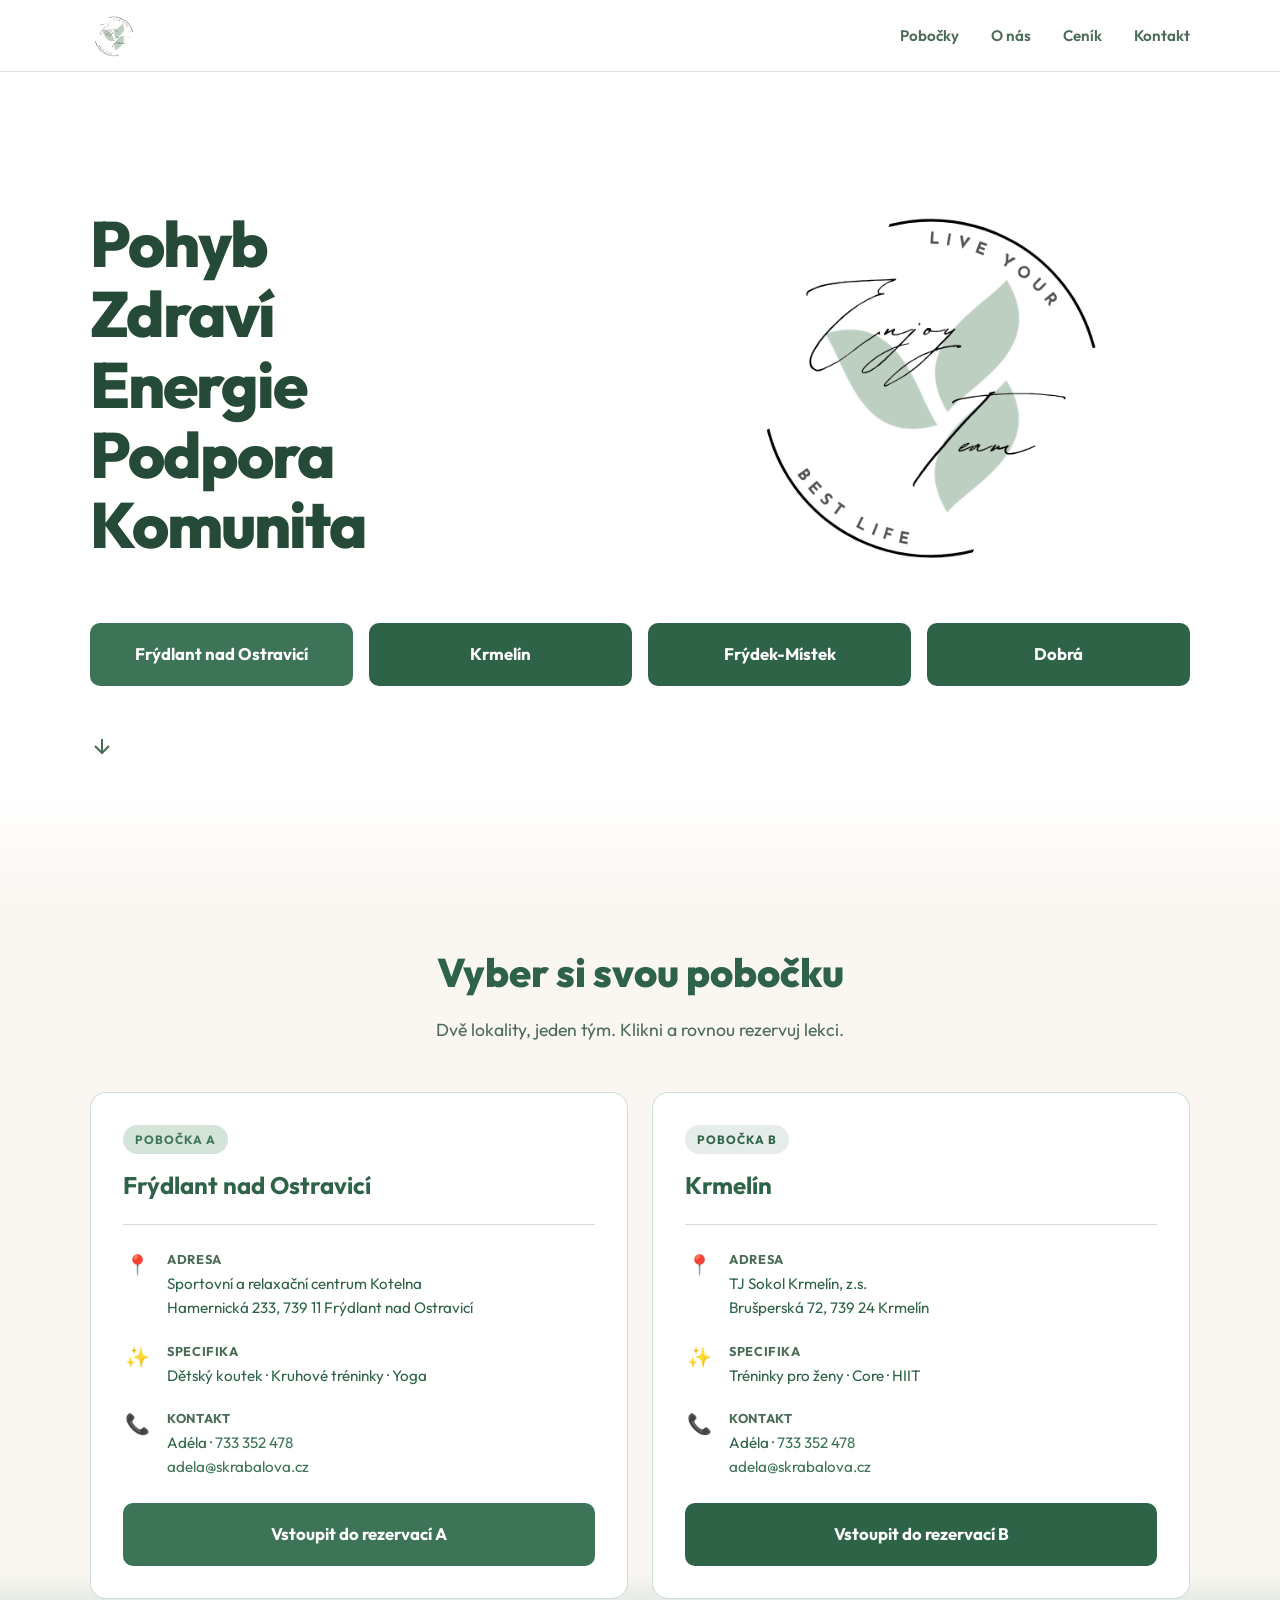
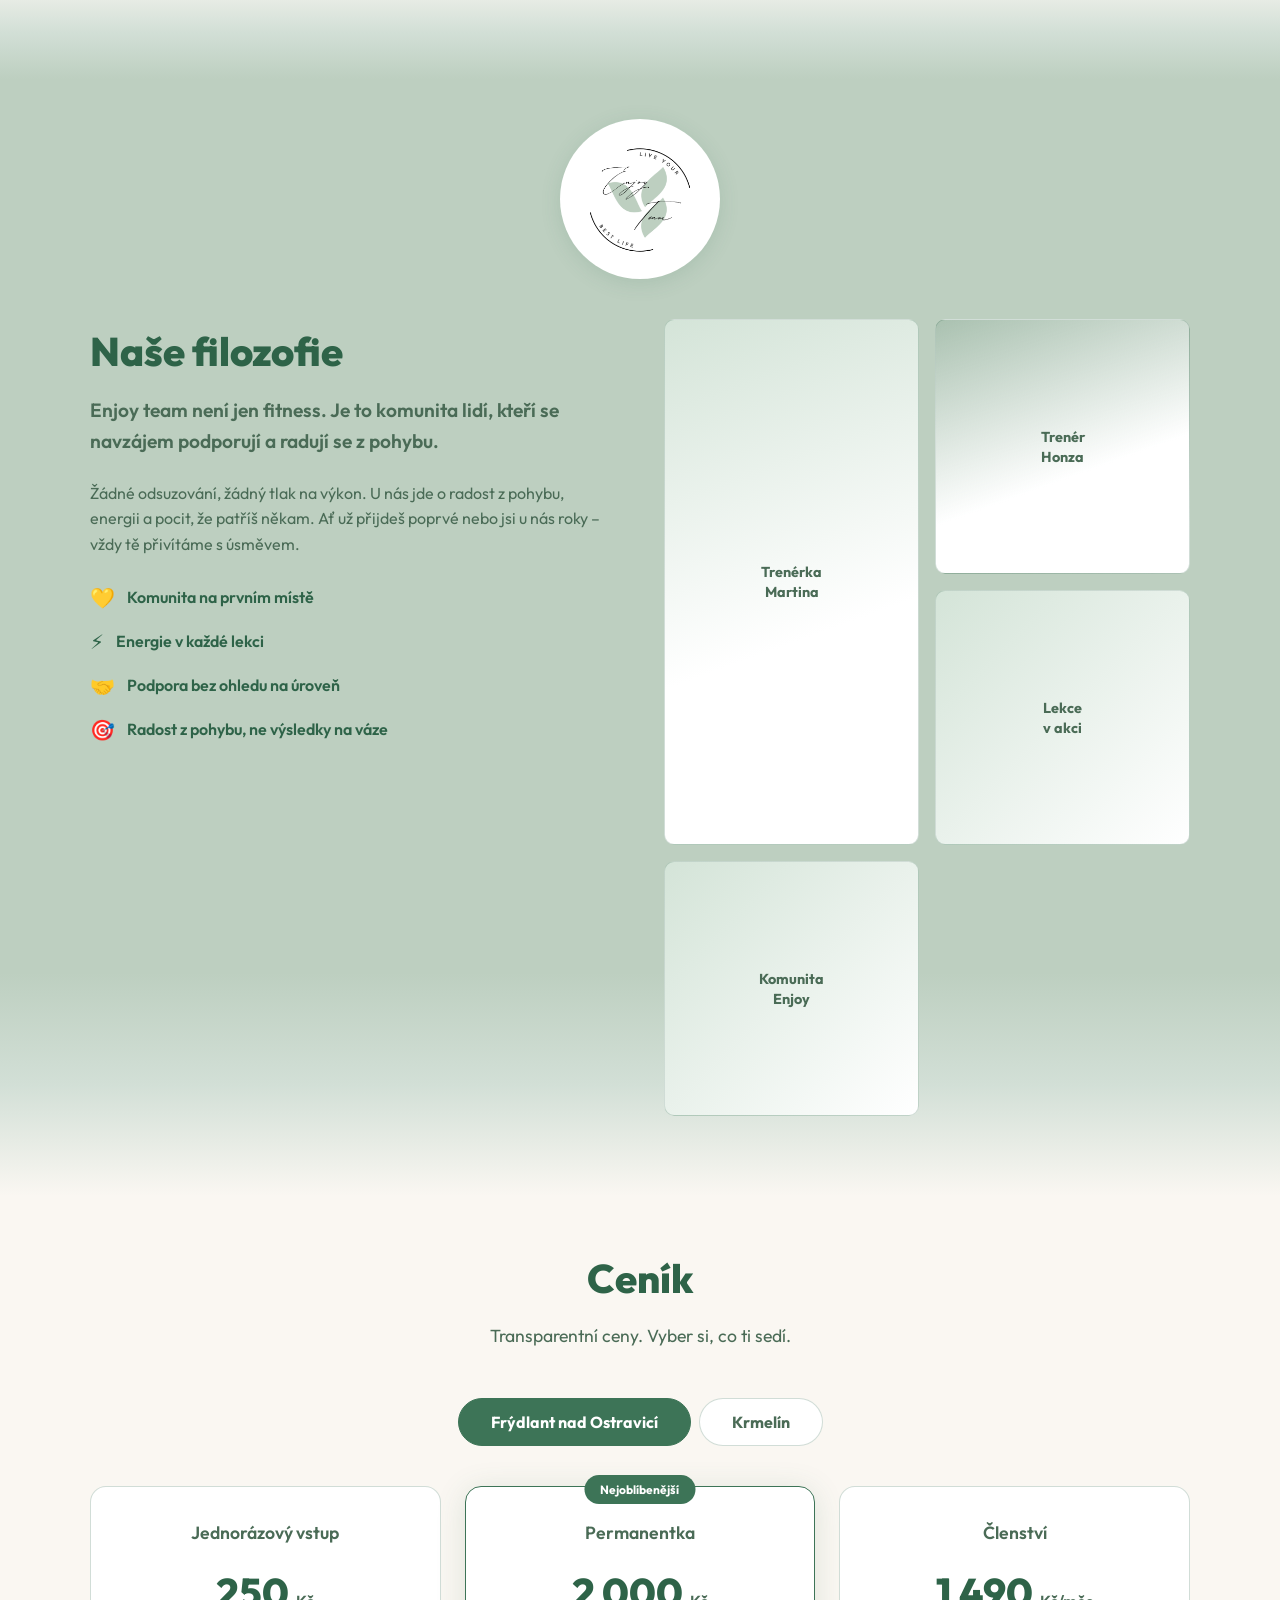
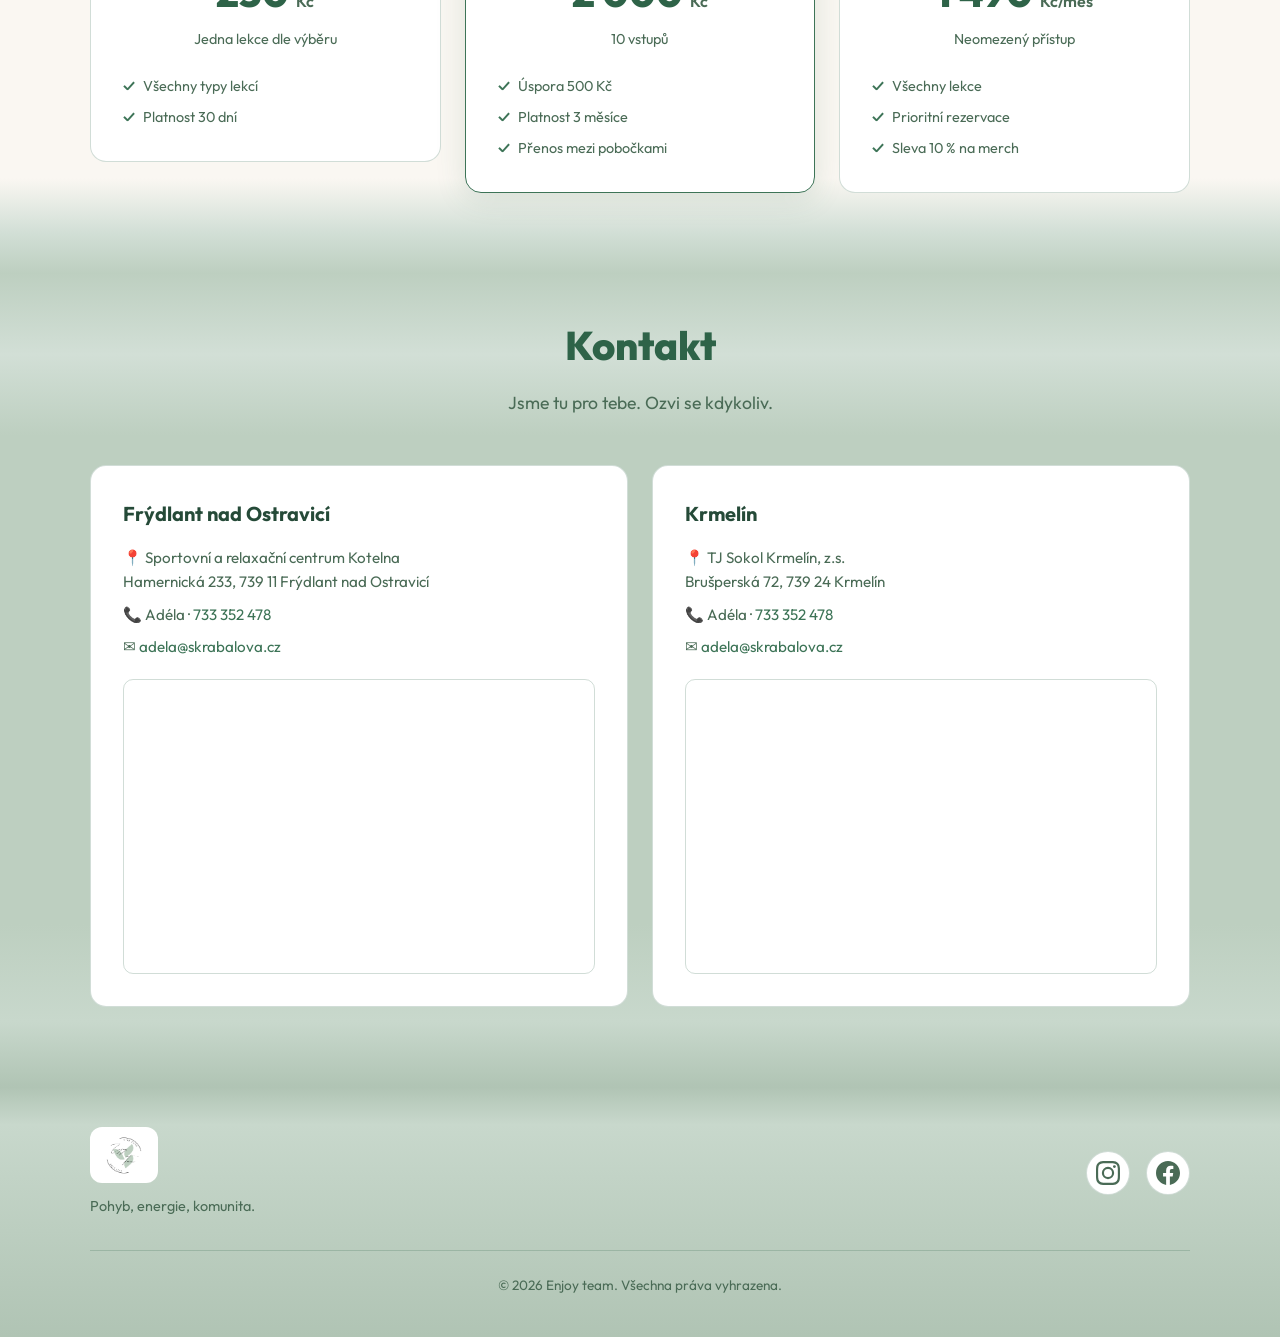
<file: docs/index.html>
<!DOCTYPE html>
<html lang="cs">
<head>
  <meta charset="UTF-8">
  <meta name="viewport" content="width=device-width, initial-scale=1.0">
  <meta name="description" content="Enjoy team – vedené lekce a kruhové tréninky. Najdi si svou pobočku a rezervuj si lekci.">
  <title>Enjoy team – Pohyb, energie, komunita</title>
  <link rel="preconnect" href="https://fonts.googleapis.com">
  <link rel="preconnect" href="https://fonts.gstatic.com" crossorigin>
  <link href="https://fonts.googleapis.com/css2?family=Outfit:wght@400;600;700;800&display=swap" rel="stylesheet">
  <link rel="stylesheet" href="css/styles.css">
</head>
<body>

  <!-- Navigace -->
  <header class="header" id="header">
    <nav class="nav container">
      <a href="#hero" class="nav__logo">
        <img src="assets/logo-enjoy-team.png" alt="Enjoy team" width="120" height="48">
      </a>
      <button class="nav__toggle" id="navToggle" aria-label="Otevřít menu" aria-expanded="false">
        <span></span>
        <span></span>
        <span></span>
      </button>
      <ul class="nav__menu" id="navMenu">
        <li><a href="#pobocky" class="nav__link">Pobočky</a></li>
        <li><a href="#o-nas" class="nav__link">O nás</a></li>
        <li><a href="#cenik" class="nav__link">Ceník</a></li>
        <li><a href="#kontakt" class="nav__link">Kontakt</a></li>
      </ul>
    </nav>
  </header>

  <main>

    <!-- 1. Hero -->
    <section class="hero" id="hero">
      <div class="hero__bg"></div>
      <div class="container hero__content">
        <div class="hero__layout">
          <div class="hero__col hero__col--logo">
            <img src="assets/logo-enjoy-team.png" alt="Enjoy team" width="420" height="168">
          </div>
          <div class="hero__col hero__col--text">
            <h1 class="hero__title">Pohyb<br>Zdraví<br>Energie<br>Podpora<br>Komunita</h1>
          </div>
          <div class="hero__cta">
            <a href="rezervace/frydlant.html" class="btn btn--primary btn--large">Frýdlant nad Ostravicí</a>
            <a href="rezervace/krmelin.html" class="btn btn--secondary btn--large">Krmelín</a>
            <a href="#pobocky" class="btn btn--secondary btn--large">Frýdek-Místek</a>
            <a href="#pobocky" class="btn btn--secondary btn--large">Dobrá</a>
          </div>
        </div>
        <a href="#pobocky" class="hero__scroll" aria-label="Posunout dolů">
          <svg width="24" height="24" viewBox="0 0 24 24" fill="none" stroke="currentColor" stroke-width="2"><path d="M12 5v14M5 12l7 7 7-7"/></svg>
        </a>
      </div>
    </section>

    <!-- 2. Rozcestník poboček -->
    <section class="branches section" id="pobocky">
      <div class="container">
        <div class="section__header">
          <h2 class="section__title">Vyber si svou pobočku</h2>
          <p class="section__desc">Dvě lokality, jeden tým. Klikni a rovnou rezervuj lekci.</p>
        </div>

        <div class="branches__grid">

          <!-- Pobočka A -->
          <article class="branch-card" id="pobocka-a">
            <div class="branch-card__header">
              <span class="branch-card__tag">Pobočka A</span>
              <h3 class="branch-card__name">Frýdlant nad Ostravicí</h3>
            </div>
            <ul class="branch-card__info">
              <li>
                <span class="branch-card__icon">📍</span>
                <div>
                  <strong>Adresa</strong>
                  <p>Sportovní a relaxační centrum Kotelna<br>Hamernická 233, 739 11 Frýdlant nad Ostravicí</p>
                </div>
              </li>
              <li>
                <span class="branch-card__icon">✨</span>
                <div>
                  <strong>Specifika</strong>
                  <p>Dětský koutek · Kruhové tréninky · Yoga</p>
                </div>
              </li>
              <li>
                <span class="branch-card__icon">📞</span>
                <div>
                  <strong>Kontakt</strong>
                  <p>Adéla · <a href="tel:+420733352478">733 352 478</a><br>
                  <a href="mailto:adela@skrabalova.cz">adela@skrabalova.cz</a></p>
                </div>
              </li>
            </ul>
            <a href="rezervace/frydlant.html" class="btn btn--primary btn--full btn--large">
              Vstoupit do rezervací A
            </a>
          </article>

          <!-- Pobočka B -->
          <article class="branch-card branch-card--alt" id="pobocka-b">
            <div class="branch-card__header">
              <span class="branch-card__tag branch-card__tag--alt">Pobočka B</span>
              <h3 class="branch-card__name">Krmelín</h3>
            </div>
            <ul class="branch-card__info">
              <li>
                <span class="branch-card__icon">📍</span>
                <div>
                  <strong>Adresa</strong>
                  <p>TJ Sokol Krmelín, z.s.<br>Brušperská 72, 739 24 Krmelín</p>
                </div>
              </li>
              <li>
                <span class="branch-card__icon">✨</span>
                <div>
                  <strong>Specifika</strong>
                  <p>Tréninky pro ženy · Core · HIIT</p>
                </div>
              </li>
              <li>
                <span class="branch-card__icon">📞</span>
                <div>
                  <strong>Kontakt</strong>
                  <p>Adéla · <a href="tel:+420733352478">733 352 478</a><br>
                  <a href="mailto:adela@skrabalova.cz">adela@skrabalova.cz</a></p>
                </div>
              </li>
            </ul>
            <a href="rezervace/krmelin.html" class="btn btn--secondary btn--full btn--large">
              Vstoupit do rezervací B
            </a>
          </article>

        </div>
      </div>
    </section>

    <!-- 3. O nás -->
    <section class="about section" id="o-nas">
      <div class="container">
        <div class="about__logo">
          <img src="assets/logo-enjoy-team.png" alt="Enjoy team" width="160" height="160">
        </div>
        <div class="about__grid">
          <div class="about__text">
            <h2 class="section__title">Naše filozofie</h2>
            <p class="about__lead">Enjoy team není jen fitness. Je to komunita lidí, kteří se navzájem podporují a radují se z pohybu.</p>
            <p>Žádné odsuzování, žádný tlak na výkon. U nás jde o radost z pohybu, energii a pocit, že patříš někam. Ať už přijdeš poprvé nebo jsi u nás roky – vždy tě přivítáme s úsměvem.</p>
            <ul class="about__values">
              <li><span>💛</span> Komunita na prvním místě</li>
              <li><span>⚡</span> Energie v každé lekci</li>
              <li><span>🤝</span> Podpora bez ohledu na úroveň</li>
              <li><span>🎯</span> Radost z pohybu, ne výsledky na váze</li>
            </ul>
          </div>
          <div class="about__gallery">
            <div class="about__photo about__photo--1">
              <div class="about__photo-placeholder">
                <span>Trenérka<br>Martina</span>
              </div>
            </div>
            <div class="about__photo about__photo--2">
              <div class="about__photo-placeholder">
                <span>Trenér<br>Honza</span>
              </div>
            </div>
            <div class="about__photo about__photo--3">
              <div class="about__photo-placeholder">
                <span>Lekce<br>v akci</span>
              </div>
            </div>
            <div class="about__photo about__photo--4">
              <div class="about__photo-placeholder">
                <span>Komunita<br>Enjoy</span>
              </div>
            </div>
          </div>
        </div>
      </div>
    </section>

    <!-- 4. Ceník -->
    <section class="pricing section" id="cenik">
      <div class="container">
        <div class="section__header">
          <h2 class="section__title">Ceník</h2>
          <p class="section__desc">Transparentní ceny. Vyber si, co ti sedí.</p>
        </div>

        <div class="pricing__tabs" role="tablist">
          <button class="pricing__tab pricing__tab--active" role="tab" aria-selected="true" data-tab="frydlant">Frýdlant nad Ostravicí</button>
          <button class="pricing__tab" role="tab" aria-selected="false" data-tab="krmelin">Krmelín</button>
        </div>

        <div class="pricing__panels">
          <div class="pricing__panel pricing__panel--active" id="tab-frydlant" role="tabpanel">
            <div class="pricing__grid">
              <div class="price-card">
                <h3 class="price-card__name">Jednorázový vstup</h3>
                <p class="price-card__price">250 <span>Kč</span></p>
                <p class="price-card__desc">Jedna lekce dle výběru</p>
                <ul class="price-card__features">
                  <li>Všechny typy lekcí</li>
                  <li>Platnost 30 dní</li>
                </ul>
              </div>
              <div class="price-card price-card--featured">
                <span class="price-card__badge">Nejoblíbenější</span>
                <h3 class="price-card__name">Permanentka</h3>
                <p class="price-card__price">2 000 <span>Kč</span></p>
                <p class="price-card__desc">10 vstupů</p>
                <ul class="price-card__features">
                  <li>Úspora 500 Kč</li>
                  <li>Platnost 3 měsíce</li>
                  <li>Přenos mezi pobočkami</li>
                </ul>
              </div>
              <div class="price-card">
                <h3 class="price-card__name">Členství</h3>
                <p class="price-card__price">1 490 <span>Kč/měs</span></p>
                <p class="price-card__desc">Neomezený přístup</p>
                <ul class="price-card__features">
                  <li>Všechny lekce</li>
                  <li>Prioritní rezervace</li>
                  <li>Sleva 10 % na merch</li>
                </ul>
              </div>
            </div>
          </div>

          <div class="pricing__panel" id="tab-krmelin" role="tabpanel" hidden>
            <div class="pricing__grid">
              <div class="price-card">
                <h3 class="price-card__name">Jednorázový vstup</h3>
                <p class="price-card__price">280 <span>Kč</span></p>
                <p class="price-card__desc">Jedna lekce dle výběru</p>
                <ul class="price-card__features">
                  <li>Všechny typy lekcí</li>
                  <li>Platnost 30 dní</li>
                </ul>
              </div>
              <div class="price-card price-card--featured">
                <span class="price-card__badge">Nejoblíbenější</span>
                <h3 class="price-card__name">Permanentka</h3>
                <p class="price-card__price">2 200 <span>Kč</span></p>
                <p class="price-card__desc">10 vstupů</p>
                <ul class="price-card__features">
                  <li>Úspora 600 Kč</li>
                  <li>Platnost 3 měsíce</li>
                  <li>Přenos mezi pobočkami</li>
                </ul>
              </div>
              <div class="price-card">
                <h3 class="price-card__name">Členství</h3>
                <p class="price-card__price">1 690 <span>Kč/měs</span></p>
                <p class="price-card__desc">Neomezený přístup</p>
                <ul class="price-card__features">
                  <li>Všechny lekce</li>
                  <li>Prioritní rezervace</li>
                  <li>Sleva 10 % na merch</li>
                </ul>
              </div>
            </div>
          </div>
        </div>
      </div>
    </section>

    <!-- 5. Kontakt & Patička -->
    <section class="contact section" id="kontakt">
      <div class="container">
        <div class="section__header">
          <h2 class="section__title">Kontakt</h2>
          <p class="section__desc">Jsme tu pro tebe. Ozvi se kdykoliv.</p>
        </div>

        <div class="contact__grid">
          <div class="contact__card">
            <h3>Frýdlant nad Ostravicí</h3>
            <p>📍 Sportovní a relaxační centrum Kotelna<br>Hamernická 233, 739 11 Frýdlant nad Ostravicí</p>
            <p>📞 Adéla · <a href="tel:+420733352478">733 352 478</a></p>
            <p>✉️ <a href="mailto:adela@skrabalova.cz">adela@skrabalova.cz</a></p>
            <div class="contact__map">
              <iframe
                title="Mapa – Frýdlant nad Ostravicí"
                src="https://maps.google.com/maps?q=Hamernick%C3%A1+233+Fr%C3%BDdlant+nad+Ostravic%C3%AD&output=embed"
                loading="lazy"
                referrerpolicy="no-referrer-when-downgrade"
                allowfullscreen>
              </iframe>
            </div>
          </div>

          <div class="contact__card">
            <h3>Krmelín</h3>
            <p>📍 TJ Sokol Krmelín, z.s.<br>Brušperská 72, 739 24 Krmelín</p>
            <p>📞 Adéla · <a href="tel:+420733352478">733 352 478</a></p>
            <p>✉️ <a href="mailto:adela@skrabalova.cz">adela@skrabalova.cz</a></p>
            <div class="contact__map">
              <iframe
                title="Mapa – Krmelín"
                src="https://maps.google.com/maps?q=Bru%C5%A1persk%C3%A1+72+Krmel%C3%ADn&output=embed"
                loading="lazy"
                referrerpolicy="no-referrer-when-downgrade"
                allowfullscreen>
              </iframe>
            </div>
          </div>
        </div>
      </div>
    </section>

  </main>

  <footer class="footer">
    <div class="container footer__inner">
      <div class="footer__brand">
        <a href="#hero" class="footer__logo">
          <img src="assets/logo-enjoy-team.png" alt="Enjoy team" width="140" height="56">
        </a>
        <p>Pohyb, energie, komunita.</p>
      </div>
      <div class="footer__social">
        <a href="https://instagram.com" target="_blank" rel="noopener noreferrer" aria-label="Instagram">
          <svg width="24" height="24" viewBox="0 0 24 24" fill="currentColor"><path d="M12 2.163c3.204 0 3.584.012 4.85.07 3.252.148 4.771 1.691 4.919 4.919.058 1.265.069 1.645.069 4.849 0 3.205-.012 3.584-.069 4.849-.149 3.225-1.664 4.771-4.919 4.919-1.266.058-1.644.07-4.85.07-3.204 0-3.584-.012-4.849-.07-3.26-.149-4.771-1.699-4.919-4.92-.058-1.265-.07-1.644-.07-4.849 0-3.204.013-3.583.07-4.849.149-3.227 1.664-4.771 4.919-4.919 1.266-.057 1.645-.069 4.849-.069zM12 0C8.741 0 8.333.014 7.053.072 2.695.272.273 2.69.073 7.052.014 8.333 0 8.741 0 12c0 3.259.014 3.668.072 4.948.2 4.358 2.618 6.78 6.98 6.98C8.333 23.986 8.741 24 12 24c3.259 0 3.668-.014 4.948-.072 4.354-.2 6.782-2.618 6.979-6.98.059-1.28.073-1.689.073-4.948 0-3.259-.014-3.667-.072-4.947-.196-4.354-2.617-6.78-6.979-6.98C15.668.014 15.259 0 12 0zm0 5.838a6.162 6.162 0 100 12.324 6.162 6.162 0 000-12.324zM12 16a4 4 0 110-8 4 4 0 010 8zm6.406-11.845a1.44 1.44 0 100 2.881 1.44 1.44 0 000-2.881z"/></svg>
        </a>
        <a href="https://facebook.com" target="_blank" rel="noopener noreferrer" aria-label="Facebook">
          <svg width="24" height="24" viewBox="0 0 24 24" fill="currentColor"><path d="M24 12.073c0-6.627-5.373-12-12-12s-12 5.373-12 12c0 5.99 4.388 10.954 10.125 11.854v-8.385H7.078v-3.47h3.047V9.43c0-3.007 1.792-4.669 4.533-4.669 1.312 0 2.686.235 2.686.235v2.953H15.83c-1.491 0-1.956.925-1.956 1.874v2.25h3.328l-.532 3.47h-2.796v8.385C19.612 23.027 24 18.062 24 12.073z"/></svg>
        </a>
      </div>
      <p class="footer__copy">&copy; 2026 Enjoy team. Všechna práva vyhrazena.</p>
    </div>
  </footer>

  <script src="js/main.js?v=3"></script>
</body>
</html>
</file>
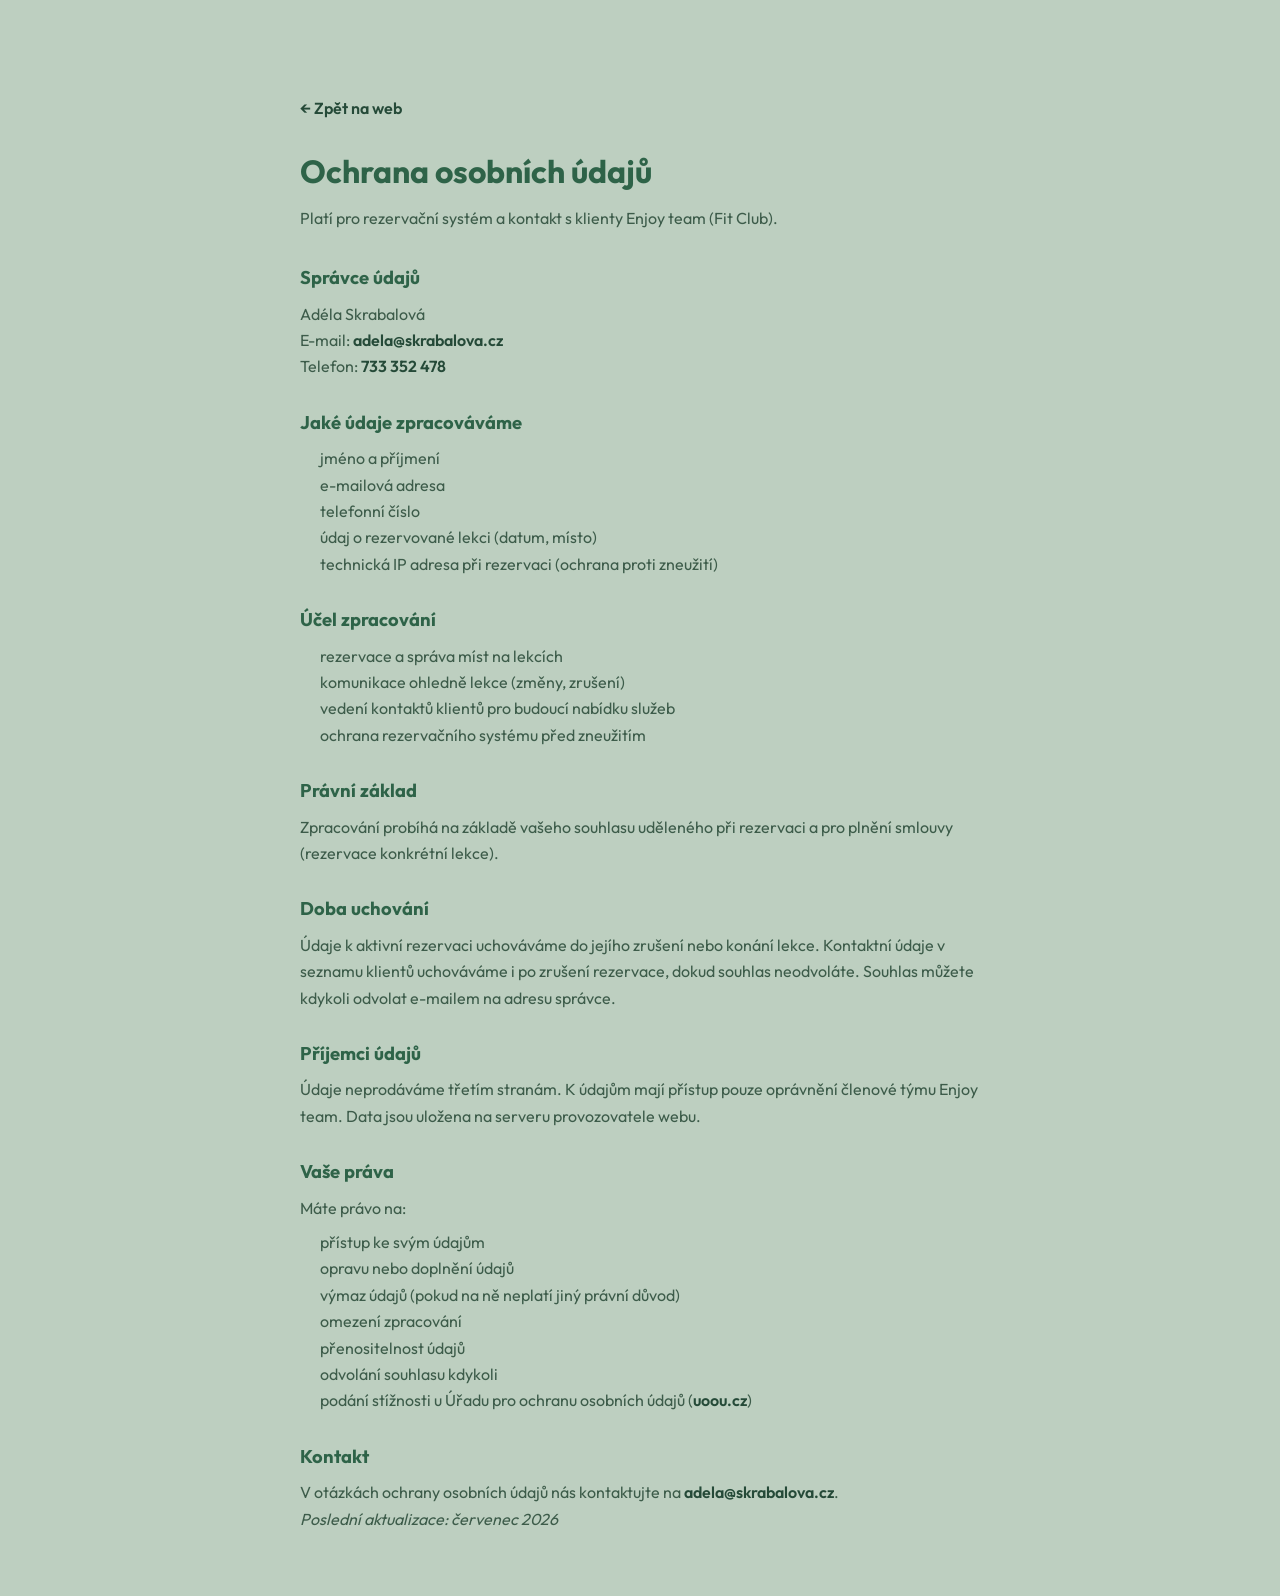
<file: docs/ochrana-udaju.html>
<!DOCTYPE html>
<html lang="cs">
<head>
  <meta charset="UTF-8">
  <meta name="viewport" content="width=device-width, initial-scale=1.0">
  <title>Ochrana osobních údajů | Enjoy team</title>
  <link rel="preconnect" href="https://fonts.googleapis.com">
  <link rel="preconnect" href="https://fonts.gstatic.com" crossorigin>
  <link href="https://fonts.googleapis.com/css2?family=Outfit:wght@400;600;700;800&display=swap" rel="stylesheet">
  <link rel="stylesheet" href="css/styles.css">
  <style>
    .privacy-page {
      max-width: 720px;
      margin: 0 auto;
      padding: 6rem 1.25rem 4rem;
      color: var(--text-primary, #2e6348);
    }
    .privacy-page h1 {
      font-size: 2rem;
      margin-bottom: 0.5rem;
    }
    .privacy-page__lead {
      color: #4a6b56;
      margin-bottom: 2rem;
    }
    .privacy-page h2 {
      font-size: 1.15rem;
      margin: 1.75rem 0 0.5rem;
    }
    .privacy-page p,
    .privacy-page li {
      line-height: 1.65;
      color: #3d5c4a;
    }
    .privacy-page ul {
      padding-left: 1.25rem;
      margin: 0.5rem 0 1rem;
    }
    .privacy-page a {
      color: #254a38;
      font-weight: 600;
    }
    .privacy-back {
      display: inline-block;
      margin-bottom: 1.5rem;
      font-weight: 600;
      color: #3d7457;
      text-decoration: none;
    }
    .privacy-back:hover {
      color: #254a38;
    }
  </style>
</head>
<body>
  <main class="privacy-page">
    <a href="index.html" class="privacy-back">← Zpět na web</a>
    <h1>Ochrana osobních údajů</h1>
    <p class="privacy-page__lead">Platí pro rezervační systém a kontakt s klienty Enjoy team (Fit Club).</p>

    <h2>Správce údajů</h2>
    <p>
      Adéla Skrabalová<br>
      E-mail: <a href="mailto:adela@skrabalova.cz">adela@skrabalova.cz</a><br>
      Telefon: <a href="tel:+420733352478">733 352 478</a>
    </p>

    <h2>Jaké údaje zpracováváme</h2>
    <ul>
      <li>jméno a příjmení</li>
      <li>e-mailová adresa</li>
      <li>telefonní číslo</li>
      <li>údaj o rezervované lekci (datum, místo)</li>
      <li>technická IP adresa při rezervaci (ochrana proti zneužití)</li>
    </ul>

    <h2>Účel zpracování</h2>
    <ul>
      <li>rezervace a správa míst na lekcích</li>
      <li>komunikace ohledně lekce (změny, zrušení)</li>
      <li>vedení kontaktů klientů pro budoucí nabídku služeb</li>
      <li>ochrana rezervačního systému před zneužitím</li>
    </ul>

    <h2>Právní základ</h2>
    <p>
      Zpracování probíhá na základě vašeho souhlasu uděleného při rezervaci
      a pro plnění smlouvy (rezervace konkrétní lekce).
    </p>

    <h2>Doba uchování</h2>
    <p>
      Údaje k aktivní rezervaci uchováváme do jejího zrušení nebo konání lekce.
      Kontaktní údaje v seznamu klientů uchováváme i po zrušení rezervace, dokud
      souhlas neodvoláte. Souhlas můžete kdykoli odvolat e-mailem na adresu správce.
    </p>

    <h2>Příjemci údajů</h2>
    <p>
      Údaje neprodáváme třetím stranám. K údajům mají přístup pouze oprávnění
      členové týmu Enjoy team. Data jsou uložena na serveru provozovatele webu.
    </p>

    <h2>Vaše práva</h2>
    <p>Máte právo na:</p>
    <ul>
      <li>přístup ke svým údajům</li>
      <li>opravu nebo doplnění údajů</li>
      <li>výmaz údajů (pokud na ně neplatí jiný právní důvod)</li>
      <li>omezení zpracování</li>
      <li>přenositelnost údajů</li>
      <li>odvolání souhlasu kdykoli</li>
      <li>podání stížnosti u Úřadu pro ochranu osobních údajů (<a href="https://www.uoou.cz" target="_blank" rel="noopener">uoou.cz</a>)</li>
    </ul>

    <h2>Kontakt</h2>
    <p>
      V otázkách ochrany osobních údajů nás kontaktujte na
      <a href="mailto:adela@skrabalova.cz">adela@skrabalova.cz</a>.
    </p>

    <p><em>Poslední aktualizace: červenec 2026</em></p>
  </main>
</body>
</html>
</file>
<file: docs/css/styles.css>
/* ===== CSS Variables ===== */
:root {
  --bg: #bdcfc0;
  --bg-alt: #b0c4b4;
  --bg-cream: #faf7f2;
  --bg-blend: #d2dfd6;
  --bg-blend-soft: #c8d8cc;
  --bg-card: #ffffff;
  --bg-card-hover: #f0f7f2;
  --text-primary: #2e6348;
  --text-secondary: #4a6b56;
  --accent-dark: #3d7457;
  --accent-darker: #254a38;
  --accent-light: #d4e4d8;
  --accent-glow: rgba(61, 116, 87, 0.15);
  --border: rgba(46, 99, 72, 0.22);
  --radius: 16px;
  --radius-sm: 10px;
  --transition: 0.25s ease;
  --header-height: 72px;
  --container: 1140px;
  --font: 'Outfit', system-ui, sans-serif;
}

/* ===== Reset & Base ===== */
*, *::before, *::after {
  box-sizing: border-box;
  margin: 0;
  padding: 0;
}

html {
  scroll-behavior: smooth;
  scroll-padding-top: var(--header-height);
}

body {
  font-family: var(--font);
  background: var(--bg);
  color: var(--text-primary);
  line-height: 1.6;
  -webkit-font-smoothing: antialiased;
}

a {
  color: var(--accent-dark);
  text-decoration: none;
  transition: color var(--transition);
}

a:hover {
  color: var(--accent-darker);
}

img {
  max-width: 100%;
  display: block;
}

ul {
  list-style: none;
}

.container {
  width: 100%;
  max-width: var(--container);
  margin: 0 auto;
  padding: 0 1.25rem;
}

.section {
  padding: 2.5rem 0 5rem;
}

.section__header {
  text-align: center;
  margin-bottom: 3rem;
}

.section__title {
  font-size: clamp(1.75rem, 4vw, 2.5rem);
  font-weight: 800;
  margin-bottom: 0.75rem;
}

.section__desc {
  color: var(--text-secondary);
  font-size: 1.1rem;
  max-width: 520px;
  margin: 0 auto;
}

/* ===== Buttons ===== */
.btn {
  display: inline-flex;
  align-items: center;
  justify-content: center;
  gap: 0.5rem;
  padding: 0.875rem 1.75rem;
  border-radius: var(--radius-sm);
  font-family: var(--font);
  font-weight: 700;
  font-size: 1rem;
  border: 2px solid transparent;
  cursor: pointer;
  transition: all var(--transition);
  text-align: center;
  min-height: 52px;
}

.btn--large {
  padding: 1rem 2rem;
  font-size: 1.05rem;
  min-height: 58px;
}

.btn--full {
  width: 100%;
}

.btn--primary {
  background: var(--accent-dark);
  color: #ffffff;
  border-color: var(--accent-dark);
}

.btn--primary:hover {
  background: var(--accent-darker);
  color: #ffffff;
  box-shadow: 0 4px 20px var(--accent-glow);
  transform: translateY(-2px);
}

.btn--secondary {
  background: var(--text-primary);
  color: #ffffff;
  border-color: var(--text-primary);
}

.btn--secondary:hover {
  background: var(--accent-darker);
  color: #ffffff;
  box-shadow: 0 4px 20px var(--accent-glow);
  transform: translateY(-2px);
}

/* ===== Header / Nav ===== */
.header {
  position: fixed;
  top: 0;
  left: 0;
  right: 0;
  z-index: 1000;
  height: var(--header-height);
  background: #fff;
  border-bottom: 1px solid rgba(0, 0, 0, 0.12);
  transition: border-color var(--transition);
}

.header--scrolled {
  background: #fff;
  border-bottom-color: rgba(0, 0, 0, 0.18);
}

.nav {
  display: flex;
  align-items: center;
  justify-content: space-between;
  height: var(--header-height);
}

.nav__logo {
  display: flex;
  align-items: center;
}

.nav__logo img {
  height: 48px;
  width: auto;
  max-width: 140px;
  object-fit: contain;
  display: block;
  border-radius: 12px;
}

.nav__menu {
  display: flex;
  gap: 2rem;
}

.nav__link {
  color: var(--text-secondary);
  font-weight: 600;
  font-size: 0.95rem;
  transition: color var(--transition);
}

.nav__link:hover {
  color: var(--accent-darker);
}

.nav__toggle {
  display: none;
  flex-direction: column;
  gap: 5px;
  background: none;
  border: none;
  cursor: pointer;
  padding: 8px;
}

.nav__toggle span {
  display: block;
  width: 24px;
  height: 2px;
  background: var(--text-primary);
  transition: all var(--transition);
  border-radius: 2px;
}

.nav__toggle--active span:nth-child(1) {
  transform: rotate(45deg) translate(5px, 5px);
}

.nav__toggle--active span:nth-child(2) {
  opacity: 0;
}

.nav__toggle--active span:nth-child(3) {
  transform: rotate(-45deg) translate(5px, -5px);
}

/* ===== Hero ===== */
.hero {
  position: relative;
  min-height: 100vh;
  min-height: 100dvh;
  display: flex;
  align-items: center;
  justify-content: center;
  overflow: hidden;
  padding-top: var(--header-height);
}

.hero__bg {
  position: absolute;
  inset: 0;
  background: linear-gradient(180deg, #fff 0%, #fff 88%, var(--bg-cream) 100%);
}

.hero__content {
  position: relative;
  width: 100%;
  padding: 3rem 1.25rem 5rem;
}

.hero__layout {
  display: grid;
  grid-template-columns: 1fr 1fr;
  grid-template-rows: auto auto;
  column-gap: clamp(2rem, 5vw, 4rem);
  row-gap: 1.75rem;
  align-items: end;
}

.hero__col--logo {
  grid-column: 2;
  grid-row: 1;
  display: flex;
  justify-content: center;
  align-items: center;
  align-self: center;
}

.hero__col--text {
  grid-column: 1;
  grid-row: 1;
  display: flex;
  align-items: center;
  align-self: center;
  text-align: left;
}

.hero__cta {
  grid-column: 1 / -1;
  grid-row: 2;
  display: grid;
  grid-template-columns: repeat(4, 1fr);
  gap: 1rem;
  width: 100%;
  align-items: stretch;
}

.hero__title {
  font-size: clamp(2.25rem, 6vw, 4rem);
  font-weight: 800;
  line-height: 1.1;
  letter-spacing: -0.03em;
  margin-bottom: 0;
  color: #254a38;
}

.hero__title span {
  color: var(--accent-darker);
}

.hero__subtitle {
  font-size: clamp(1.05rem, 2.5vw, 1.3rem);
  color: var(--text-secondary);
  max-width: 36rem;
  margin: 0 0 2.5rem;
}

.hero__col--logo img {
  width: 100%;
  max-width: min(420px, 100%);
  height: auto;
  display: block;
}

.hero__cta .btn {
  width: 100%;
  height: 100%;
  min-height: 58px;
}

.hero__scroll {
  display: block;
  margin: 3rem auto 0;
  color: var(--text-secondary);
  animation: bounce 2s infinite;
}

@keyframes bounce {
  0%, 100% { transform: translateY(0); }
  50% { transform: translateY(8px); }
}

/* ===== Branches ===== */
.branches {
  background: linear-gradient(
    180deg,
    var(--bg-cream) 0%,
    var(--bg-cream) 86%,
    var(--bg-blend) 94%,
    var(--bg) 100%
  );
}

/* ===== About ===== */
.about {
  background: linear-gradient(
    180deg,
    var(--bg) 0%,
    var(--bg) 80%,
    var(--bg-blend) 90%,
    var(--bg-cream) 100%
  );
}

.branches__grid {
  display: grid;
  grid-template-columns: repeat(2, 1fr);
  gap: 1.5rem;
}

.branch-card {
  background: var(--bg-card);
  border: 1px solid var(--border);
  border-radius: var(--radius);
  padding: 2rem;
  display: flex;
  flex-direction: column;
  gap: 1.5rem;
  transition: border-color var(--transition), transform var(--transition);
}

.branch-card:hover {
  border-color: var(--accent-dark);
  transform: translateY(-4px);
  box-shadow: 0 8px 24px var(--accent-glow);
}

.branch-card--alt:hover {
  border-color: var(--text-primary);
}

.branch-card__header {
  border-bottom: 1px solid var(--border);
  padding-bottom: 1.25rem;
}

.branch-card__tag {
  display: inline-block;
  font-size: 0.75rem;
  font-weight: 700;
  text-transform: uppercase;
  letter-spacing: 0.08em;
  color: var(--accent-dark);
  background: var(--accent-light);
  padding: 0.3rem 0.75rem;
  border-radius: 100px;
  margin-bottom: 0.75rem;
}

.branch-card__tag--alt {
  color: var(--text-primary);
  background: rgba(46, 99, 72, 0.12);
}

.branch-card__name {
  font-size: 1.5rem;
  font-weight: 700;
}

.branch-card__info {
  display: flex;
  flex-direction: column;
  gap: 1.25rem;
  flex: 1;
}

.branch-card__info li {
  display: flex;
  gap: 1rem;
  align-items: flex-start;
}

.branch-card__icon {
  font-size: 1.25rem;
  flex-shrink: 0;
  width: 28px;
  text-align: center;
}

.branch-card__info strong {
  display: block;
  font-size: 0.8rem;
  text-transform: uppercase;
  letter-spacing: 0.05em;
  color: var(--text-secondary);
  margin-bottom: 0.15rem;
}

.branch-card__info p {
  color: var(--text-primary);
  font-size: 0.95rem;
}

.branch-card__info a {
  color: var(--accent-dark);
}

.branch-card__info a:hover {
  color: var(--accent-darker);
}

/* ===== About ===== */
.about__logo {
  display: flex;
  justify-content: center;
  margin-bottom: 2.5rem;
}

.about__logo img {
  height: 160px;
  width: auto;
  background: #fff;
  border-radius: 50%;
  padding: 1rem;
  box-shadow: 0 4px 20px var(--accent-glow);
}

.about__grid {
  display: grid;
  grid-template-columns: 1fr 1fr;
  gap: 3rem;
  align-items: start;
}

.about__text .section__title {
  margin-top: 0;
  text-align: left;
}

.about__lead {
  font-size: 1.2rem;
  font-weight: 600;
  color: var(--text-primary);
  margin-bottom: 1rem;
}

.about__text p {
  color: var(--text-secondary);
  margin-bottom: 1.5rem;
}

.about__values {
  display: flex;
  flex-direction: column;
  gap: 0.75rem;
}

.about__values li {
  display: flex;
  align-items: center;
  gap: 0.75rem;
  font-weight: 600;
}

.about__values span {
  font-size: 1.25rem;
}

.about__gallery {
  display: grid;
  grid-template-columns: 1fr 1fr;
  grid-template-rows: 1fr 1fr;
  gap: 1rem;
}

.about__photo {
  border-radius: var(--radius-sm);
  overflow: hidden;
  aspect-ratio: 1;
}

.about__photo--1 { grid-row: span 2; aspect-ratio: auto; }
.about__photo--3 { grid-column: span 1; }

.about__photo-placeholder {
  width: 100%;
  height: 100%;
  min-height: 140px;
  display: flex;
  align-items: center;
  justify-content: center;
  text-align: center;
  font-weight: 700;
  font-size: 0.9rem;
  line-height: 1.4;
  color: var(--text-secondary);
  background: linear-gradient(135deg, var(--accent-light) 0%, #ffffff 100%);
  border: 1px solid var(--border);
  border-radius: var(--radius-sm);
}

.about__photo--1 .about__photo-placeholder {
  background: linear-gradient(160deg, var(--accent-light) 0%, #ffffff 60%);
}

.about__photo--2 .about__photo-placeholder {
  background: linear-gradient(160deg, rgba(61, 116, 87, 0.15) 0%, #ffffff 60%);
}

/* ===== Pricing ===== */
.pricing {
  padding-top: 3.125rem;
  background: linear-gradient(
    180deg,
    var(--bg-cream) 0%,
    var(--bg-cream) 86%,
    var(--bg-blend) 94%,
    var(--bg) 100%
  );
}

.pricing__tabs {
  display: flex;
  justify-content: center;
  gap: 0.5rem;
  margin-bottom: 2.5rem;
}

.pricing__tab {
  padding: 0.75rem 2rem;
  background: var(--bg-card);
  border: 1px solid var(--border);
  border-radius: 100px;
  color: var(--text-secondary);
  font-family: var(--font);
  font-weight: 700;
  font-size: 1rem;
  cursor: pointer;
  transition: all var(--transition);
  min-height: 48px;
}

.pricing__tab:hover {
  color: var(--text-primary);
  border-color: var(--accent-dark);
}

.pricing__tab--active {
  background: var(--accent-dark);
  color: #ffffff;
  border-color: var(--accent-dark);
}

.pricing__panel {
  display: none;
}

.pricing__panel--active {
  display: block;
}

.pricing__grid {
  display: grid;
  grid-template-columns: repeat(3, 1fr);
  gap: 1.5rem;
  align-items: start;
}

.price-card {
  background: var(--bg-card);
  border: 1px solid var(--border);
  border-radius: var(--radius);
  padding: 2rem;
  text-align: center;
  position: relative;
  transition: transform var(--transition);
}

.price-card:hover {
  transform: translateY(-4px);
}

.price-card--featured {
  border-color: var(--accent-dark);
  box-shadow: 0 4px 30px var(--accent-glow);
}

.price-card__badge {
  position: absolute;
  top: -12px;
  left: 50%;
  transform: translateX(-50%);
  background: var(--accent-dark);
  color: #ffffff;
  font-size: 0.75rem;
  font-weight: 700;
  padding: 0.3rem 1rem;
  border-radius: 100px;
  white-space: nowrap;
}

.price-card__name {
  font-size: 1.1rem;
  font-weight: 600;
  color: var(--text-secondary);
  margin-bottom: 0.75rem;
}

.price-card__price {
  font-size: 2.5rem;
  font-weight: 800;
  color: var(--text-primary);
  margin-bottom: 0.25rem;
}

.price-card__price span {
  font-size: 1rem;
  font-weight: 600;
  color: var(--text-secondary);
}

.price-card__desc {
  color: var(--text-secondary);
  font-size: 0.9rem;
  margin-bottom: 1.5rem;
}

.price-card__features {
  text-align: left;
  display: flex;
  flex-direction: column;
  gap: 0.5rem;
}

.price-card__features li {
  color: var(--text-secondary);
  font-size: 0.9rem;
  padding-left: 1.25rem;
  position: relative;
}

.price-card__features li::before {
  content: '✓';
  position: absolute;
  left: 0;
  color: var(--accent-dark);
  font-weight: 700;
}

/* ===== Contact ===== */
.contact {
  background: linear-gradient(
    180deg,
    var(--bg) 0%,
    var(--bg-blend) 10%,
    var(--bg) 20%,
    var(--bg) 80%,
    var(--bg-blend-soft) 92%,
    var(--bg-alt) 100%
  );
}

.contact__grid {
  display: grid;
  grid-template-columns: repeat(2, 1fr);
  gap: 1.5rem;
}

.contact__card {
  background: var(--bg-card);
  border: 1px solid var(--border);
  border-radius: var(--radius);
  padding: 2rem;
}

.contact__card h3 {
  font-size: 1.25rem;
  font-weight: 700;
  margin-bottom: 1rem;
  color: var(--accent-darker);
}

.contact__card p {
  color: var(--text-secondary);
  margin-bottom: 0.5rem;
  font-size: 0.95rem;
}

.contact__card a {
  color: var(--accent-dark);
}

.contact__card a:hover {
  color: var(--accent-darker);
}

.contact__map {
  margin-top: 1.25rem;
  border-radius: var(--radius-sm);
  overflow: hidden;
  aspect-ratio: 16/10;
  border: 1px solid var(--border);
}

.contact__map iframe {
  width: 100%;
  height: 100%;
  border: 0;
  filter: none;
}

/* ===== Footer ===== */
.footer {
  border-top: none;
  padding: 2.5rem 0;
  background: linear-gradient(
    180deg,
    var(--bg-alt) 0%,
    var(--bg-blend-soft) 15%,
    var(--bg-alt) 100%
  );
}

.footer__inner {
  display: flex;
  flex-wrap: wrap;
  align-items: center;
  justify-content: space-between;
  gap: 1.5rem;
}

.footer__logo {
  display: inline-block;
}

.footer__logo img {
  height: 56px;
  width: auto;
  display: block;
  background: #fff;
  border-radius: 12px;
  padding: 6px 12px;
}

.footer__brand p {
  color: var(--text-secondary);
  font-size: 0.9rem;
  margin-top: 0.25rem;
}

.footer__social {
  display: flex;
  gap: 1rem;
}

.footer__social a {
  display: flex;
  align-items: center;
  justify-content: center;
  width: 44px;
  height: 44px;
  border-radius: 50%;
  background: var(--bg-card);
  border: 1px solid var(--border);
  color: var(--text-secondary);
  transition: all var(--transition);
}

.footer__social a:hover {
  color: var(--accent-dark);
  border-color: var(--accent-dark);
  background: var(--accent-light);
}

.footer__copy {
  width: 100%;
  text-align: center;
  color: var(--text-secondary);
  font-size: 0.85rem;
  padding-top: 1.5rem;
  border-top: 1px solid var(--border);
  margin-top: 0.5rem;
}

/* ===== Responsive ===== */
@media (max-width: 900px) {
  .hero__layout {
    grid-template-columns: 1fr;
    grid-template-rows: auto;
  }

  .hero__col--logo,
  .hero__col--text,
  .hero__cta {
    grid-column: 1;
    grid-row: auto;
  }

  .hero__col--text {
    text-align: center;
    justify-content: center;
  }

  .hero__cta {
    grid-template-columns: repeat(2, 1fr);
    max-width: 640px;
    margin-left: auto;
    margin-right: auto;
  }

  .hero__subtitle {
    margin-left: auto;
    margin-right: auto;
  }

  .branches__grid,
  .about__grid,
  .pricing__grid,
  .contact__grid {
    grid-template-columns: 1fr;
  }

  .about__photo--1 {
    grid-row: span 1;
    aspect-ratio: 1;
  }

  .pricing__grid {
    gap: 1rem;
  }
}

@media (max-width: 768px) {
  .nav__toggle {
    display: flex;
  }

  .nav__menu {
    position: fixed;
    top: var(--header-height);
    left: 0;
    right: 0;
    background: rgba(189, 207, 192, 0.98);
    backdrop-filter: blur(12px);
    flex-direction: column;
    align-items: center;
    padding: 2rem;
    gap: 1.5rem;
    border-bottom: 1px solid var(--border);
    transform: translateY(-120%);
    opacity: 0;
    pointer-events: none;
    transition: all var(--transition);
  }

  .nav__menu--open {
    transform: translateY(0);
    opacity: 1;
    pointer-events: all;
  }

  .nav__link {
    font-size: 1.15rem;
  }

  .hero__cta {
    grid-template-columns: 1fr;
  }

  .hero__cta .btn {
    width: 100%;
    min-height: 60px;
    font-size: 1.1rem;
  }

  .branch-card .btn {
    min-height: 60px;
    font-size: 1.1rem;
  }

  .section {
    padding: 1.75rem 0 3.5rem;
  }

  .pricing {
    padding-top: 2.1875rem;
  }

  .pricing__tab {
    flex: 1;
    padding: 0.875rem 1rem;
    min-height: 52px;
  }
}

@media (max-width: 480px) {
  .about__gallery {
    grid-template-columns: 1fr;
  }

  .about__photo--1 {
    grid-row: span 1;
  }
}
</file>
